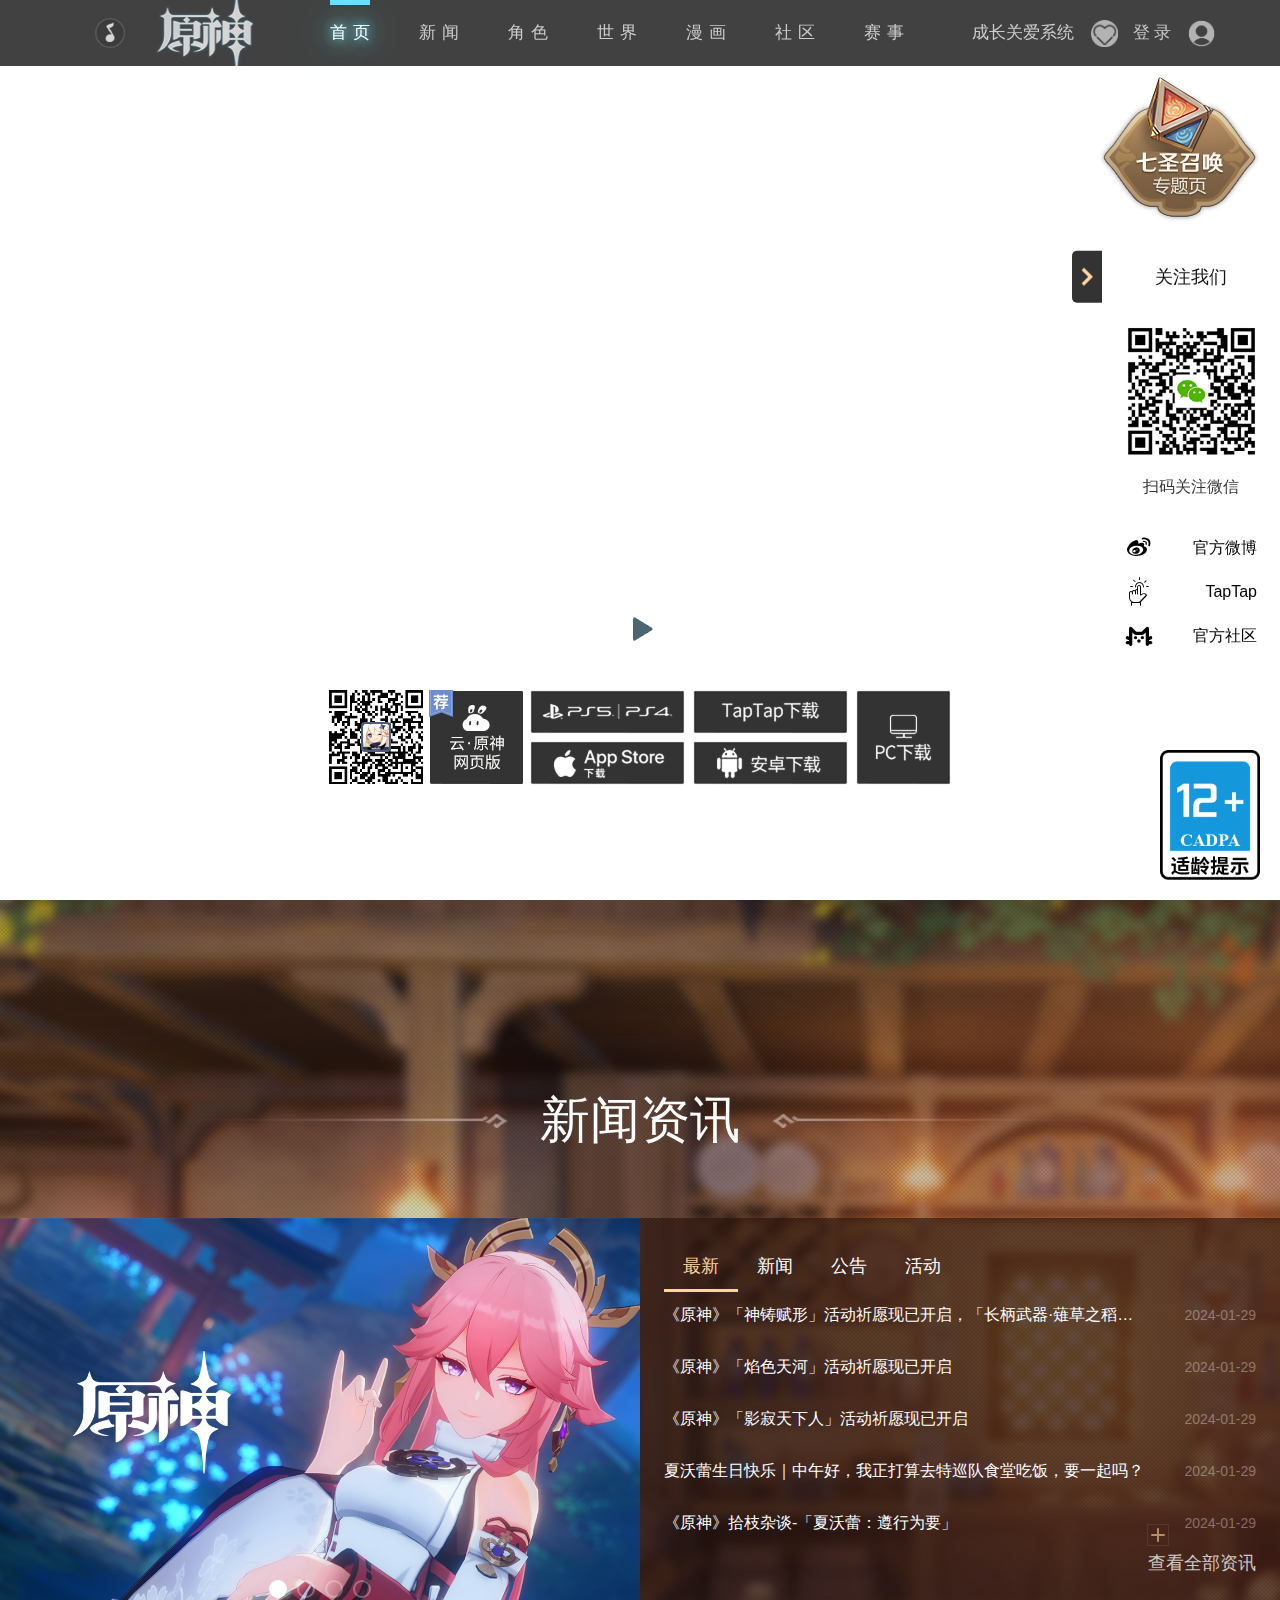
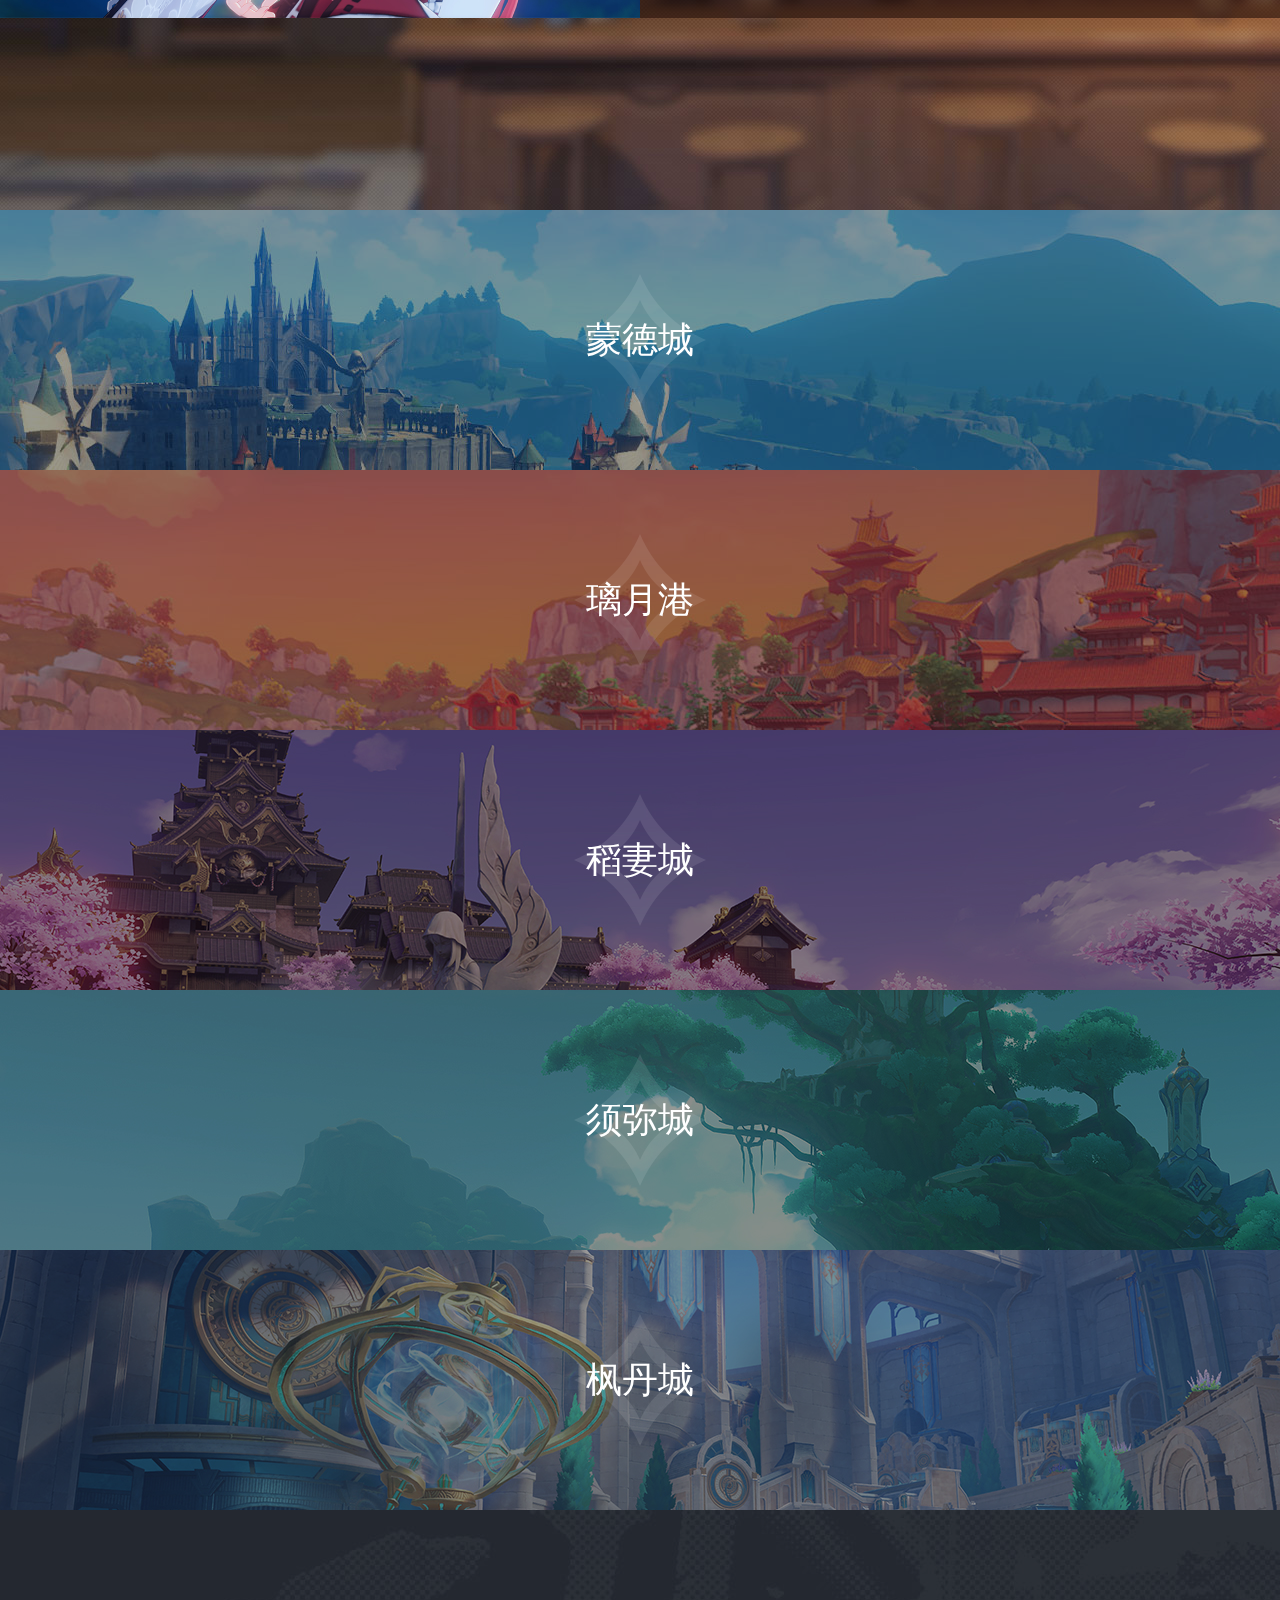
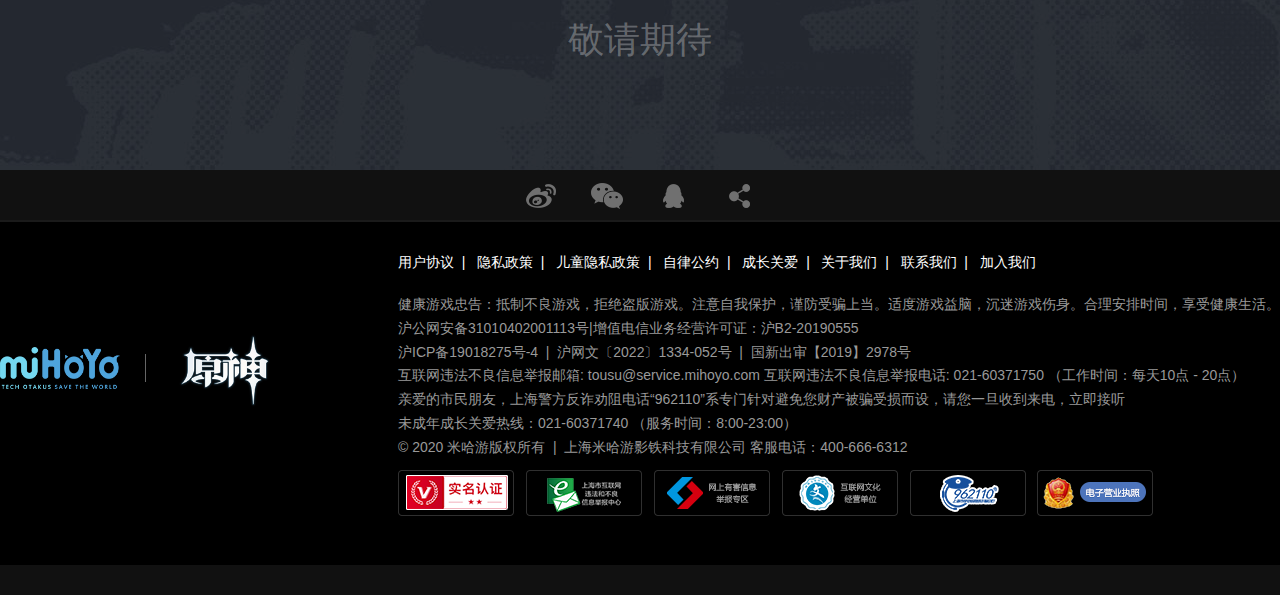
<file: index.html>
<!DOCTYPE html>
<html lang="en">

<head>
    <meta charset="UTF-8">
    <meta name="viewport" content="width=device-width, initial-scale=1.0">
    <title>高仿原神</title>
    <!-- 通用样式 -->
    <link rel="stylesheet" href="/css/base.css">
    <!-- 业务样式 -->
    <link rel="stylesheet" href="/css/style.css">
    <!-- 引入字体图片css -->
    <link rel="stylesheet" href="/font-icon/iconfont.css">
    <!-- 引入Bootstrap -->
    <!-- <link href="https://cdn.jsdelivr.net/npm/bootstrap@5.3.2/dist/css/bootstrap.min.css" rel="stylesheet" integrity="sha384-T3c6CoIi6uLrA9TneNEoa7RxnatzjcDSCmG1MXxSR1GAsXEV/Dwwykc2MPK8M2HN" crossorigin="anonymous"> -->
    <!-- 网站icon -->
    <link rel="shortcut icon" href="/img/favicon.ico" type="image/x-icon">
</head>

<body>
    <!-- <div>HTML的css布局一般都需要先根据效果,写出相应的html结构代码再写css</div> -->
    <!-- 顶部导航栏 -->
    <div class="header clear">
        <!-- 左部分 -->
        <div class="header-left fl">
            <!-- 音乐图标 -->
            <div class="music-icon" id="music-icon">
            </div>
            <!-- 原神logo -->
            <div class="logo">
                <img src="/img/logo.png" alt="">
            </div>
            <!-- 导航栏 -->
            <div class="nav">
                <ul class="clear">
                    <li><a href="#" class="active" id="active">首页</a></li>
                    <li><a href="#" id="active">新闻</a></li>
                    <li><a href="#" id="active">角色</a></li>
                    <li><a href="#" id="active">世界</a></li>
                    <li><a href="#" id="active">漫画</a></li>
                    <li><a href="#" id="active">社区</a></li>
                    <li><a href="#" id="active">赛事</a></li>
                </ul>
                <!-- 蓝线 -->
                <div class="line" id="line"></div>
            </div>
        </div>
        <!-- 右部分 -->
        <div class="header-right fr clear">
            <div class="item fl">
                成长关爱系统
                <img src="/img/heart.png" alt="">
            </div>
            <div class="item fl">
                登&nbsp;录
                <img src="/img/user.png" alt="">
            </div>
        </div>
    </div>

    <div class="main">
        <!-- 海报墙 -->
        <div class="poster">
            <!-- 海报墙背景视频 -->
            <div class="bg-video">
                <video src="https://ys.mihoyo.com/main/_nuxt/videos/bg.3e78e80.mp4" width="100%" height="100%" autoplay
                    loop muted></video>
            </div>
            <!-- 召唤层 -->
            <div class="qszh">
                <img src="/img/qszh.png" alt="">
            </div>
            <!-- 适龄提示层 -->
            <div class="tips">
                <img src="/img/badge.png" alt="" style="width: 100px; height: 130px;">
            </div>
            <!-- 应用描述 -->
            <div class="app-desc">
                <p class="footer-text1">应用名称:原神</p>
                <p class="footer-text2">开发者名称:上海米哈游天命科技有限公司</p>
                <p class="footer-text3">
                    <span>当前版本:1.0.0</span>
                    <span>更新时间:2023.12.20</span>
                </p>
                <p>
                    <a href="#">隐私协议</a>&nbsp;&nbsp;&nbsp;
                    <a href="#">产品功能及用户权限</a>
                </p>
            </div>
            <!-- 下载游戏层 -->
            <div class="download">
                <!-- 这是播放按钮的显示 -->
                <!-- start -->
                <div class="play-btn">
                    <div class="play-btn-box-img">
                        <div class="play-btn-img">
                        </div>
                    </div>
                </div>
                <!-- end -->
                <!-- 下载按钮 -->
                <!-- start -->
                <div class="down-types clear">
                    <!-- 二维码 -->
                    <div class="qrcode fl">
                        <img src="/img/d-qrcode.jpeg" alt="" />
                    </div>
                    <!-- APP下载 -->
                    <!-- 云原神 -->
                    <!-- start -->
                    <div class="cloud-ys fl">
                        <a href="#">
                            <img src="/img/d-web-cloud.png" alt="" class="cloud-ys-object" />
                            <img src="/img/d-web-cloud-model.png" alt="" class="cloud-ys-model" />
                        </a>
                    </div>
                    <!-- end -->
                    <!-- 这个是云原神右边第一个盒子 -->
                    <!-- start -->
                    <div class="app-download fl">
                        <!-- 这个是ps下载盒子 -->
                        <a href="#">
                            <img src="/img/d-ps.png" alt="ps-ys" class="img1" />
                            <img src="/img/d-ps-modal.png" alt="ps-ys-model" class="img2" />
                        </a>
                        <!-- 这个是iOS下载盒子 -->
                        <a href="#">
                            <img src="/img/d-ios.png" alt="ios-ys" class="img1" />
                            <img src="/img/d-ios-modal.png" alt="ios-ys-model" class="img2" />
                        </a>
                    </div>
                    <!-- end -->
                    <!-- 这个是云原神右边第一个盒子的右边的一个盒子 -->
                    <!-- start -->
                    <div class="app-download fl">
                        <!-- 这个是taptap下载盒子 -->
                        <a href="#">
                            <img src="/img/d-tap.png" alt="tap-ys" class="img1" />
                            <img src="/img/d-tap-modal.png" alt="tap-ys-model" class="img2" />
                        </a>
                        <!-- 这个是安卓下载盒子 -->
                        <a href="#">
                            <img src="/img/d-android.png" alt="andriod-ys" class="img1" />
                            <img src="/img/d-android-modal.png" alt="android-ys-model" class="img2" />
                        </a>
                    </div>
                    <!-- end -->
                    <!-- pc下载盒子 -->
                    <!-- start -->
                    <div class="pc-download fr">
                        <a href="#">
                            <img src="/img/d-pc.png" class="pc-ys" />
                            <img src="/img/d-pc-modal.png" class="pc-ys-model" />
                        </a>
                    </div>
                    <!-- end -->
                    <!-- end -->
                </div>
                <!-- end -->
                <!-- css3的下移 -->
                <!-- start -->
                <div class="down-type">
                    <img src="/img/arrow.png" alt="" class="down-type-1" />
                    <img src="/img/arrow.png" alt="" class="down-type-2" />
                    <img src="/img/arrow.png" alt="" class="down-type-3" />
                    <!-- <div class="down-type-1"></div>
                    <div class="down-type-2"></div>
                    <div class="down-type-3"></div> -->
                </div>
                <!-- end -->
            </div>
        </div>
        <!-- end -->

        <!-- 新闻页面 -->
        <!-- start -->
        <div class="news">
            <!-- 标题栏 -->
            <!-- start -->
            <h3>
                新闻资讯
            </h3>
            <!-- end -->

            <!-- 主功能区 -->
            <div class="news-main clean">
                <div class="news-swiper fl">
                    <!-- 轮播图 -->
                    <ul class="swiper-wrapper">
                        <li>
                            <a>
                                <img src="/img/banner1.jpg" alt="" />
                            </a>
                        </li>
                        <li>
                            <a>
                                <img src="/img/banner2.jpg" alt="" />
                            </a>
                        </li>
                        <li>
                            <a>
                                <img src="/img/banner3.jpg" alt="" />
                            </a>
                        </li>
                        <li>
                            <a>
                                <img src="/img/banner4.jpg" alt="" />
                            </a>
                        </li>
                    </ul>
                    <!-- 指示器 -->
                    <ol class="dot clean">
                        <li class="active"></li>
                        <li></li>
                        <li></li>
                        <li></li>
                    </ol>
                </div>

                <!-- 右边文字新闻 -->
                <div class="news-content fr">
                    <!-- 上部分新闻标签 -->
                    <div class="news-tab-list clean">
                        <span class="news-tab-item">最新</span>
                        <span>新闻</span>
                        <span>公告</span>
                        <span>活动</span>
                    </div>

                    <!-- 下部分新闻 -->
                    <div class="news-down-list">
                        <ul class="news-list">
                            <li>
                                <a href="#" class="news-item clean">
                                    <p class="news-title-ellipsis">《原神》「神铸赋形」活动祈愿现已开启，「长柄武器·薙草之稻光」「弓·飞雷之弦振」概率UP！</p>
                                    <span class="news-date">2024-01-29</span>
                                </a>
                            </li>
                            <li>
                                <a href="#" class="news-item clean">
                                    <p class="news-title-ellipsis">《原神》「焰色天河」活动祈愿现已开启</p>
                                    <span class="news-date">2024-01-29</span>
                                </a>
                            </li>
                            <li>
                                <a href="#" class="news-item clean">
                                    <p class="news-title-ellipsis">《原神》「影寂天下人」活动祈愿现已开启</p>
                                    <span class="news-date">2024-01-29</span>
                                </a>
                            </li>
                            <li>
                                <a href="#" class="news-item clean">
                                    <p class="news-title-ellipsis">夏沃蕾生日快乐｜中午好，我正打算去特巡队食堂吃饭，要一起吗？</p>
                                    <span class="news-date">2024-01-29</span>
                                </a>
                            </li>
                            <li>
                                <a href="#" class="news-item clean">
                                    <p class="news-title-ellipsis">《原神》拾枝杂谈-「夏沃蕾：遵行为要」</p>
                                    <span class="news-date">2024-01-29</span>
                                </a>
                            </li>
                        </ul>
                    </div>

                    <!-- 查看全部资讯 -->
                    <!-- start -->
                    <a href="#" class="viewAll">
                        <div class="plus-icon"></div>
                        查看全部资讯
                    </a>
                    <!-- end -->
                </div>
            </div>
        </div>
        <!-- end -->

        <!-- 原神城市介绍 -->
        <!-- start -->
        <div class="city">
            <ul class="city-list">
                <li class="city-list-item city-list-item1">
                    <div class="city-border"></div>
                    <div class="city-list-bg"></div>
                    <a href="#">
                        <p>蒙德城</p>
                        <img src="/img/title-decoration.png" alt="" />
                    </a>
                    <div class="city-list-char"><img src="/img/h1.png" alt="" /></div>
                    <div class="city-list-mask"></div>
                </li>
                <li class="city-list-item city-list-item2">
                    <div class="city-border"></div>
                    <div class="city-list-bg-1"></div>
                    <a href="#">
                        <p>璃月港</p>
                        <img src="/img/title-decoration.png" alt="" />
                    </a>
                    <div class="city-list-char"><img src="/img/h2.png" alt="" /></div>
                    <div class="city-list-mask"></div>
                </li>
                <li class="city-list-item city-list-item3">
                    <div class="city-border"></div>
                    <div class="city-list-bg-2"></div>
                    <a href="#">
                        <p>稻妻城</p>
                        <img src="/img/title-decoration.png" alt="" />
                    </a>
                    <div class="city-list-char"><img src="/img/h3.png" alt="" /></div>
                    <div class="city-list-mask"></div>
                </li>
                <li class="city-list-item city-list-item4">
                    <div class="city-border"></div>
                    <div class="city-list-bg-3"></div>
                    <a href="#">
                        <p>须弥城</p>
                        <img src="/img/title-decoration.png" alt="" />
                    </a>
                    <div class="city-list-char"><img src="/img/h4.png" alt="" /></div>
                    <div class="city-list-mask"></div>
                </li>
                <li class="city-list-item city-list-item5">
                    <div class="city-border"></div>
                    <div class="city-list-bg-4"></div>
                    <a href="#">
                        <p>枫丹城</p>
                        <img src="/img/title-decoration.png" alt="" />
                    </a>
                    <div class="city-list-char"><img src="/img/h5.png" alt="" /></div>
                    <div class="city-list-mask"></div>
                </li>
                <!-- <li class="city-list-item6"> -->
                <!-- <div class="city-border"></div> -->
                <!-- <div class="city-list-bg-wait"></div> -->
                <!-- <a href="#"> -->
                <!-- <p>敬请期待</p> -->
                <!-- <img src="/img/title-decoration.png" alt="" /> -->
                <!-- </a> -->
                <!-- <div class="city-list-char"></div> -->
                <!-- <div class="city-list-mask"></div> -->
                <!-- </li> -->
            </ul>
        </div>
        <!-- end -->
        <!-- 等待盒子 -->
        <div class="wait">
            <div class="mask">敬请期待</div>
        </div>
    </div>

    <!-- 底部脚 -->
    <!-- start -->
    <div class="footer">
        <!-- 社交条 -->
        <div class="footer-socialbar">
            <a href="#"><img src="/img/weibo-icon.png" alt="微博" /></a>
            <a href="#"><img src="/img/weixin-icon.png" alt="微信" /></a>
            <a href="#"><img src="/img/qq-icon.png" alt="QQ" /></a>
            <a href="#">
                <img src="/img/fenxiang-icon.png" alt="分享" />
                <div class="fenxiang">
                    <p>分享至</p>
                    <span class="icon icon-qqzeone"></span>
                    <span class="icon icon-qq"></span>
                    <span class="icon icon-weibo"></span>
                    <span class="icon icon-tieba"></span>
                </div>
            </a>
        </div>
        <!-- 底部内容层 -->
        <div class="footer-content">
            <div class="footer-warp clean">
                <div class="footer-content-left fl clean">
                    <img src="/img/corp-logo.png" class="copyimg fl" />
                    <div class="line fl"></div>
                    <img src="/img/game-logo.png" class="gamelogo fl" />
                </div>
                <div class="footer-content-right fr">
                    <!-- 上部分 -->
                    <div class="links">
                        <a href="#">用户协议</a>&nbsp;&nbsp;|&nbsp;&nbsp;
                        <a href="#">隐私政策</a>&nbsp;&nbsp;|&nbsp;&nbsp;
                        <a href="#">儿童隐私政策</a>&nbsp;&nbsp;|&nbsp;&nbsp;
                        <a href="#">自律公约</a>&nbsp;&nbsp;|&nbsp;&nbsp;
                        <a href="#">成长关爱</a>&nbsp;&nbsp;|&nbsp;&nbsp;
                        <a href="#">关于我们</a>&nbsp;&nbsp;|&nbsp;&nbsp;
                        <a href="#">联系我们</a>&nbsp;&nbsp;|&nbsp;&nbsp;
                        <a href="#">加入我们</a>
                    </div>
                    <!-- 中部分 -->
                    <div class="info">
                        <p>健康游戏忠告：抵制不良游戏，拒绝盗版游戏。注意自我保护，谨防受骗上当。适度游戏益脑，沉迷游戏伤身。合理安排时间，享受健康生活。</p>

                        <p><a href="#">沪公网安备31010402001113号</a>|增值电信业务经营许可证：沪B2-20190555</p>

                        <p><a
                                href="#">沪ICP备19018275号-4</a>&nbsp;&nbsp;|&nbsp;&nbsp;沪网文〔2022〕1334-052号&nbsp;&nbsp;|&nbsp;&nbsp;国新出审【2019】2978号
                        </p>

                        <p>互联网违法不良信息举报邮箱: tousu@service.mihoyo.com 互联网违法不良信息举报电话: 021-60371750 （工作时间：每天10点 - 20点）</p>

                        <p>亲爱的市民朋友，上海警方反诈劝阻电话“962110”系专门针对避免您财产被骗受损而设，请您一旦收到来电，立即接听</p>

                        <p>未成年成长关爱热线：021-60371740 （服务时间：8:00-23:00）</p>

                        <p>© 2020 米哈游版权所有&nbsp;&nbsp;|&nbsp;&nbsp;上海米哈游影铁科技有限公司 客服电话：400-666-6312</p>
                    </div>
                    <!-- 下部分 -->
                    <div class="icon">
                        <a href="#"><img src="/img/footer-icon1.png" /></a>
                        <a href="#"><img src="/img/footer-icon2.png" /></a>
                        <a href="#"><img src="/img/footer-icon3.png" /></a>
                        <a href="#"><img src="/img/footer-icon4.png" /></a>
                        <a href="#"><img src="/img/footer-icon5.png" /></a>
                        <a href="#"><img src="/img/footer-icon6.png" /></a>
                    </div>
                </div>
            </div>
        </div>
    </div>
    <!-- end -->

    <!-- 侧边栏 -->
    <!-- start -->
    <div class="sideBar">
        <!-- 箭头盒子 -->
        <div class="arrow-icon-box">
            <div class="arrow-icon">
            </div>
        </div>

        <div class="content">
            <!-- 上部分 -->
            <div class="content-top">
                <p class="about">关注我们</p>
                <img src="/img/sidebar-qrcode.png" alt="" />
                <p class="scan-code">扫码关注微信</p>
            </div>
            <!-- 下部分 -->
            <div class="content-bottom">
                <div class="item clean">
                    <span class="iconfont icon-weibo"></span>
                    <span class="text">官方微博</span>
                </div>
                <div class="item clean">
                    <span class="iconfont icon-Tap"></span>
                    <span class="text">TapTap</span>
                </div>
                <div class="item clean">
                    <span class="iconfont icon-cat_help"></span>
                    <span class="text">官方社区</span>
                </div>
            </div>
        </div>
    </div>
    <!-- end -->
</body>
<script src="/js/main.js"></script>
<script src="/js/jquery-3.7.1.min.js"></script>
<!-- <script src="https://cdn.jsdelivr.net/npm/bootstrap@5.3.2/dist/js/bootstrap.bundle.min.js" integrity="sha384-C6RzsynM9kWDrMNeT87bh95OGNyZPhcTNXj1NW7RuBCsyN/o0jlpcV8Qyq46cDfL" crossorigin="anonymous"></script> -->

</html>
</file>
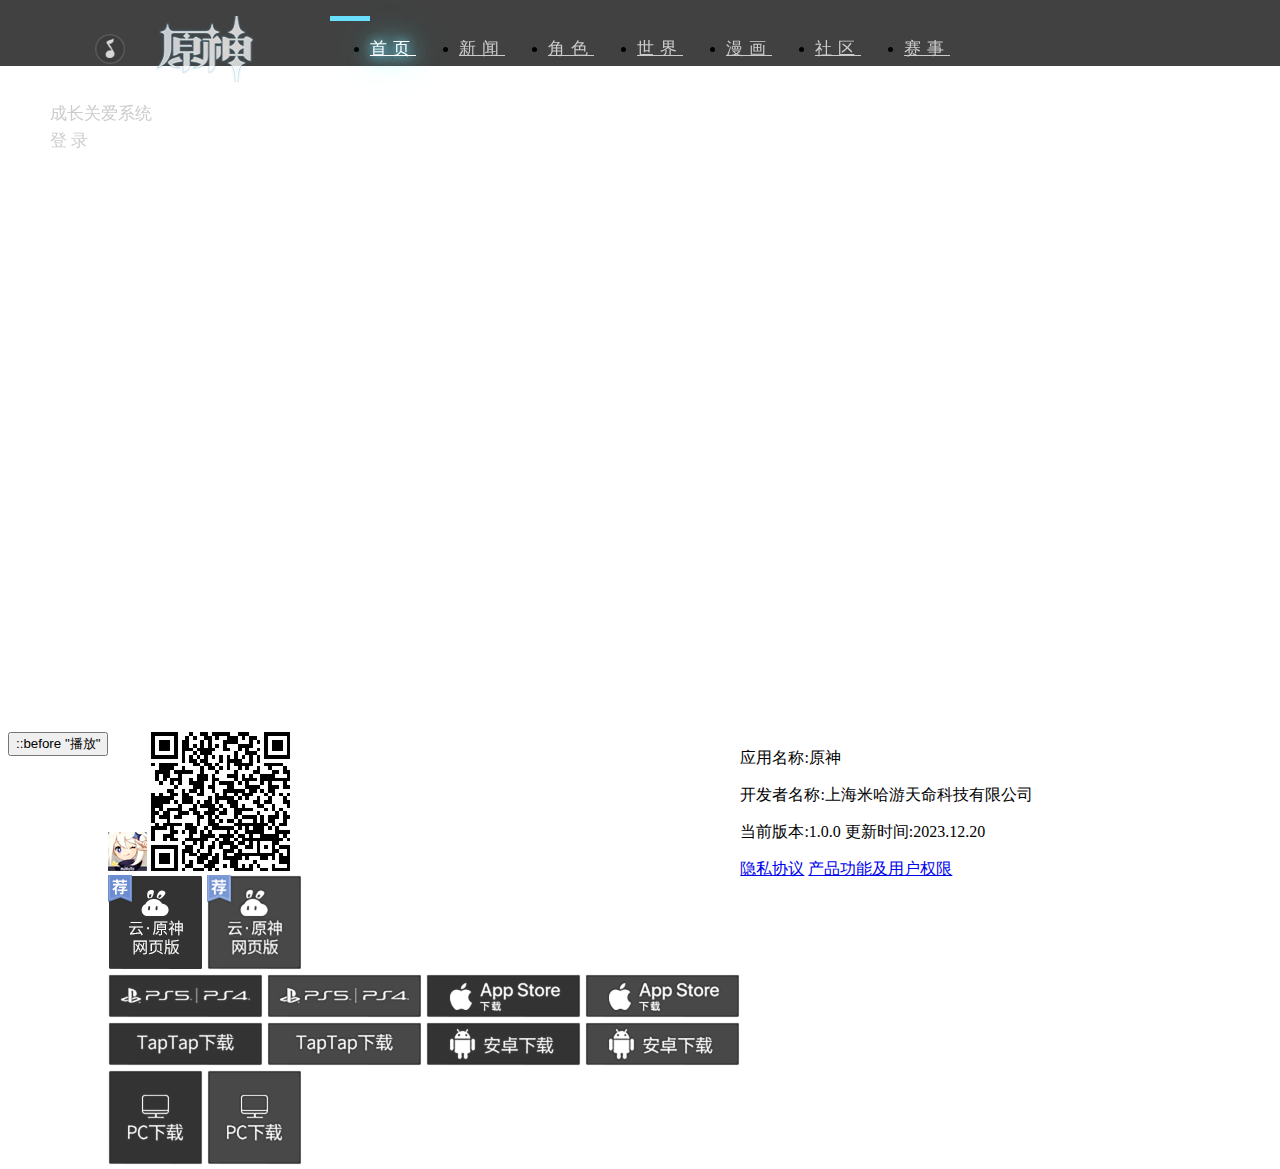
<file: test/index.html>
<!DOCTYPE html>
<html lang="en">

<head>
    <meta charset="UTF-8">
    <meta name="viewport" content="width=device-width, initial-scale=1.0">
    <title>高仿原神</title>
    <link rel="stylesheet" href="/css/style.css">
    <link rel="shortcut icon" href="/img/favicon.ico" type="image/x-icon">
</head>

<body>
    <!-- <div>HTML的css布局一般都需要先根据效果,写出相应的html结构代码再写css</div> -->
    <!-- 顶部导航栏 -->
    <div class="header clear">
        <!-- 左部分 -->
        <div class="header-left fl">
            <!-- 音乐图标 -->
            <div class="music-icon">
            </div>
            <!-- 原神logo -->
            <div class="logo">
                <img src="/img/logo.png" alt="">
            </div>
            <!-- 导航栏 -->
            <div class="nav">
                <ul class="clear">
                    <li><a href="#" class="active">首页</a></li>
                    <li><a href="#">新闻</a></li>
                    <li><a href="#">角色</a></li>
                    <li><a href="#">世界</a></li>
                    <li><a href="#">漫画</a></li>
                    <li><a href="#">社区</a></li>
                    <li><a href="#">赛事</a></li>
                </ul>
                <!-- 蓝线 -->
                <div class="line"></div>
            </div>
        </div>
        <!-- 右部分 -->
        <div class="header-right fr clear">
            <div class="item fl">
                成长关爱系统
                <img src="/img/heart.png" alt="">
            </div>
            <div class="item fl">
                登&nbsp;录
                <img src="/img/user.png" alt="">
            </div>
        </div>
    </div>
    <div class="main">
        <div class="warp" style="background-position-y:0px;">
            <!-- 这是poster显示 -->
            <div class="poster">
                <!-- 这是网站背景视频 -->
                <!-- start -->
                <div id="bgwrap">
                    <div class="bg"></div>
                    <video class="video" src="https://ys.mihoyo.com/main/_nuxt/videos/bg.3e78e80.mp4" autoplay="true"
                        loop="true" muted="true" style="opacity: 1; width: 1280px; height: 720px;"></video>
                </div>
                <!-- end -->
                <div class="sign" style="display: flex;">
                    <!-- 这是播放按钮的显示 -->
                    <!-- start -->
                    <div class="poster_video_entry">
                        <button class="poster_video">
                            ::before
                            "播放"
                        </button>
                    </div>
                    <!-- end -->
                    <!-- 这是下面盒子下载的图片显示 -->
                    <!-- start -->
                    <div class="mian-ys-download-pc">
                        <div class="main-ys-download-pc_box-download">
                            <!-- 下面这个是QR Code -->
                            <!-- start -->
                            <div class="main-ys-download-pc_qrcode">
                                <img src="/img/d-qrcode.jpeg" alt="" class="main-ys-download-pc_qrcode_icon">
                                <img src="/img/d-qrcode.png" alt="" class="main-ys-download-pc_qrcode_code">
                            </div>
                            <!-- end -->
                            <!-- 下面这个是云原神,网页版盒子的div -->
                            <!-- start -->
                            <a class="main-ys-download-pc-cloudys">
                                <img src="/img/d-web-cloud.png" alt="网页版云原神">
                                <img src="/img/d-web-cloud-model.png" alt="网页版云原神模型">
                            </a>
                            <!-- end -->
                            <!-- 下面是云原神旁边的那两个盒子 -->
                            <!-- start -->
                            <div class="main-ys-download-pc_group">
                                <a class="main-ys-download-pc_group-btn-sm">
                                    <img src="/img/d-ps.png" alt="原神PS4版">
                                    <img src="/img/d-ps-modal.png" alt="原神PS4版模型">
                                </a>
                                <a class="main-ys-download-pc-group-btn-sm">
                                    <img src="/img/d-ios.png" alt="原神ios版">
                                    <img src="/img/d-ios-modal.png" alt="原神ios版模型">
                                </a>
                            </div>
                            <!-- end -->
                            <!-- 那两个盒子隔壁的两个盒子 -->
                            <!-- start -->
                            <div class="main-ys-download-pc_group">
                                <a class="main-ys-download-pc-group-btn-sm">
                                    <img src="/img/d-tap.png" alt="原神taptap版">
                                    <img src="/img/d-tap-modal.png" alt="原神taptap版模型">
                                </a>
                                <a class="main-ys-download-pc-group-btn-sm">
                                    <img src="/img/d-android.png" alt="原神安卓版">
                                    <img src="/img/d-android-modal.png" alt="原神安卓版模型">
                                </a>
                            </div>
                            <!-- end -->
                            <!-- 那两个盒子隔壁的两个盒子的隔壁的大盒子 -->
                            <!-- start -->
                            <a class="main-ys-download-pc-group-btn-lg">
                                <img src="/img/d-pc.png" alt="原神pc版">
                                <img src="/img/d-pc-modal.png" alt="原神pc版模型">
                            </a>
                            <!-- end -->
                        </div>
                    </div>
                    <!-- end -->
                    <!-- 这是网站右下角的文字说明 -->
                    <!-- start -->
                    <div class="footer-texts">
                        <p class="footer-text1">应用名称:原神</p>
                        <p class="footer-text2">开发者名称:上海米哈游天命科技有限公司</p>
                        <p class="footer-text3">
                            <span>当前版本:1.0.0</span>
                            <span>更新时间:2023.12.20</span>
                        </p>
                        <p>
                            <a href="#">隐私协议</a>
                            <a href="#">产品功能及用户权限</a>
                        </p>
                    </div>
                    <!-- end -->
                </div>
            </div>
        </div>
    </div>

</body>
<script src="/js/main.js"></script>
<script src="/js/jquery-3.7.1.min.js"></script>

</html>
</file>
<file: css/base.css>
/* 初始化样式，通用样式 */
/* start */
/* 去掉页面所有标签的内填充外边距 */
* {
    /* 定义元素边框与元素内容之间的空间，即上下左右的内边距 */
    padding: 0;
    margin: 0;
    /* css3新增样式 */
    box-sizing: border-box;
}

/* 去掉列表符号 */
li {
    list-style: none;
}

/* 去掉img底部的缝隙 */
img {
    vertical-align: bottom;
}

/* 类是可以被定义的，比如，我们可以定义一个浮动类，这样，我们就可以在任意位置使用这个类了。 */
.fl {
    float: left;
}

.fr {
    float: right;
}

/* ::after (:after) CSS伪元素 ::after 用来创建一个伪元素，作为已选中元素的最后一个子元素。 
通常会配合 content 属性来为该元素添加装饰内容。 这个虚拟元素默认是行内元素 */
.clear::after {
    clear: both;
    display: block;
    content: "";
}

/* 设置整个页面整个字体相关样式 */
body {
    font-size: 14px;
    font-family: "Microsoft YaHei", "Arial", "Helvetica", "sans-serif";
    /* 设置行高为1.5倍 */
    line-height: 1.5;
    /* 设置页面最小宽度 */
    min-width: 1280px;
}

/* 超链接的美化 */
a {
    /* 去掉超链接下划线 */
    text-decoration: none;
    /* 设置a标签的字体颜色继承父类元素 */
    /* inherit就是继承父类 */
    color: inherit;
}

/* end */
</file>
<file: css/style.css>
/* 业务逻辑样式 */
/* 顶部导航栏 */
/* start */
.header {
    height: 66px;
    background: rgba(17, 17, 17, 0.8);
    padding-left: 50px;
    padding-right: 50px;
    /* 固定定位 */
    position: fixed;
    left: 0;
    top: 0;
    width: 100%;
    /* 设置最小宽度 */
    min-width: 1280px;
    /* 确保导航栏始终在最上层 */
    /* 这个是设置堆叠顺序,z-index:谁越大谁在上面 */
    z-index: 10;
}

.header .header-left {
    position: relative;
    height: 66px;
}

.header-left .music-icon {
    width: 30px;
    height: 30px;
    background: url(/img/music.png);
    /* background-size: 第一个是设置背景图片宽度 第二个是背景图片高度 */
    background-size: 100% 100%;
    cursor: pointer;
    margin-top: 18px;
    position: absolute;
    left: 45px;
    top: 0;
    z-index: 10;
}

.header-left .logo {
    height: 100%;
    position: absolute;
    top: 0;
    left: 0;
}

.header-left .logo img {
    width: 317px;
    height: 100%;
}

.header-left .nav {
    margin-left: 280px;
    position: relative;
    height: 66px;
}

.header-left .nav ul {
    height: 100%;
    /* 设置行高的值跟高度一样的时候,就可以实现单行文本垂直居中 */
    line-height: 66px;
}

.header-left .nav ul li {
    float: left;
    margin-right: 43px;
}

.header-left .nav ul li a {
    /* 这个display是用来把a标签转成块元素 */
    display: block;
    color: #cccccc;
    font-size: 17px;
    /* 设置每个字符之间的间隙 */
    letter-spacing: 6px;
}

.header-left .nav ul li a.active {
    text-shadow: 0 0 10px #69e0ff, 0 0 20px #69e0ff, 0 0 40px #69e0ff;
    color: white;
}

/* 鼠标移入后效果 */
.header-left .nav ul li a:hover {
    /* css3文本阴影 */
    /* text-shadow 第一个参数是x轴的偏移量 第二个参数是y轴的偏移量 第三个参数是模糊度 第四个参数是颜色 */
    text-shadow: 0 0 10px #69e0ff, 0 0 20px #69e0ff, 0 0 40px #69e0ff;
    color: white;
}

.header-left .nav .line {
    width: 40px;
    height: 5px;
    background: #69e0ff;
    position: absolute;
    left: 0;
    top: 0;
    transition: 0.8s;
}

.header .header-right {
    height: 27px;
    margin-top: 19.5px;
    color: #cccccc;
    font-size: 17px;
}

.header .header-right .item {
    margin-right: 15px;
    cursor: pointer;
}

.header .header-right .item img {
    width: 27px;
    height: 27px;
    /* 设置vertical-align: middle，
    会让该元素盒子的垂直中点与父元素(行盒子)的baseline值+x-height的一半（字母x高度的一半）位置对齐。 */
    vertical-align: middle;
    margin-left: 12px;
    /* opacity设置元素以及其内容的透明度, 取值0~1之间的数字,允许小数, 
    包括0和1 0代表完全透明度 1代表完全不透明度 */
    opacity: 0.6;
}

.header .header-right .item:hover {
    color: white;
}

.header .header-right .item:hover img {
    opacity: 1;
}

/* end */

/* 首页样式 */
/* start */
/* 海报墙样式 */
/* start */
.main .poster {
    width: 100%;
    height: 100vh;
}

.main .poster .bg-video video {
    /* 将对象撑满 */
    object-fit: cover;
    height: 100vh;
}

/* end */

/* 应用描述 */
/* start */
.main .poster .app-desc {
    /* 字体颜色 */
    color: white;
    font-size: 16px;
    line-height: 24px;
    bottom: 20px;
    position: absolute;
    left: 20px;
}

.main .poster .app-desc p a {
    /* 添加下划线 */
    text-decoration: underline;
}

/* end */

/* 下载游戏层 */
/* 视频播放 */
/* start */
.main .poster .download {
    position: absolute;
    width: 622px;
    height: 300px;
    left: 50%;
    bottom: 10px;
    margin-left: -311px;
    /* background-color: pink; */
}

.main .poster .download .play-btn {
    background: url('/img/play-bg.png');
    width: 356px;
    height: 76px;
    position: absolute;
    left: 50%;
    top: 0;
    margin-left: -178px;
}

.main .poster .download .play-btn .play-btn-box-img {
    width: 48px;
    height: 48px;
    border-radius: 50%;
    background: white;
    position: absolute;
    left: 50%;
    top: 14px;
    margin-left: -24px;
    cursor: pointer;
    /* 添加过渡动画,时间可以写成.x,因为等于0.x */
    transition: all 0.3s;
}

.main .poster .download .play-btn .play-btn-box-img:hover {
    background: transparent;
}

.main .poster .download .play-btn .play-btn-box-img .play-btn-img {
    background: url('/img/play-inner.png');
    width: 28px;
    height: 28px;
    position: absolute;
    left: 50%;
    top: 10.5px;
    margin-left: -14px;
}

.main .poster .download .play-btn .play-btn-box-img:hover .play-btn-img {
    /* 背景图片定位 */
    background-position: left bottom;
}

/* 二维码 */
/* start */
.main .poster .download .down-types {
    height: 125px;
    /* background: #69e0ff; */
    margin-top: 100px;
}

.main .poster .download .down-types .qrcode {
    width: 94px;
    height: 94px;
    background: url('/img/d-qrcode.png');
    background-size: 100% 100%;
    text-align: center;
}

.main .poster .download .down-types .qrcode img {
    width: 30px;
    height: 30px;
    border: 2px solid #475e7d;
    border-radius: 4px;
    /* 32怎嘛来的,就是大盒子占用94-小盒子里面那张图片30=64,就是空白的区域,对其除于2就可以 */
    margin-top: 32px;
}

/* end */

/* 下载方式 */
/* start */
/* 云原神 */
/* start */
.main .poster .download .down-types .cloud-ys {
    width: 95px;
    height: 95px;
    /* 左右边距 */
    margin-left: 6px;
    /* border: 2px solid black; */
    margin-right: 6px;
}

/* -- 鼠标移入后显示 */
.main .poster .download .down-types .cloud-ys a .cloud-ys-object {
    display: block;
}

.main .poster .download .down-types .cloud-ys a .cloud-ys-model {
    display: none;
}

.main .poster .download .down-types .cloud-ys a:hover .cloud-ys-object {
    display: none;
}

.main .poster .download .down-types .cloud-ys a:hover .cloud-ys-model {
    display: block;
}

/* end */

/* 这个是云原神右边4个盒子 */
/* start */
.main .poster .download .down-types .app-download {
    margin-right: 8px;
}

.main .poster .download .down-types .app-download a {
    width: 155px;
    height: 44px;
    display: block;
    margin-bottom: 7px;
}

.main .poster .download .down-types .app-download a img {
    width: 155px;
    height: 44px;
}

.main .poster .download .down-types .app-download a .img1 {
    display: block;
}

.main .poster .download .down-types .app-download a .img2 {
    display: none;
}

.main .poster .download .down-types .app-download a:hover .img1 {
    display: none;
}

.main .poster .download .down-types .app-download a:hover .img2 {
    display: block;
}

/* end */

/* 这个是pc版盒子 */
/* start */
.main .poster .download .down-types .pc-download {
    width: 95px;
    height: 95px;
    display: block;
}

.main .poster .download .down-types .pc-download a {
    width: 95px;
    height: 95px;
    display: blcok;
}

.main .poster .download .down-types .pc-download a img {
    width: 95px;
    height: 95px;
}

.main .poster .download .down-types .pc-download a .pc-ys {
    display: block;
}

.main .poster .download .down-types .pc-download a .pc-ys-model {
    display: none;
}

.main .poster .download .down-types .pc-download a:hover .pc-ys {
    display: none;
}

.main .poster .download .down-types .pc-download a:hover .pc-ys-model {
    display: block;
}

/* end */

/* 下移图标 */
/* start */
.main .poster .download .down-type {
    /* position: absolute;
    margin-bottom: 12px; */
    width: 26px;
    /* height: 45px; */
    /* left: 50%; */
    margin: 0px auto;
    /* background-color: #69e0ff; */
    /* background-repeat: no-repeat; */
    /* background-position: center 0; */
    /* background-color: transparent; */
    /* background-size: auto; */
    /* animation-name: arrow; */
    /* animation-direction 是动画持续时间 */
    /* animation-duration: 1.5s; */
    /* 动画函数 linear是线性动画,Chrome有对应的动画显示 */
    /* animation-timing-function: linear; */
    /* 让动画帧无限执行,不会结束,也就不会应用最后帧样式 */
    /* animation-iteration-count: infinite; */
}

.main .poster .download .down-type img {
    /* 去掉图片边框用 */
    display: block;
}

.main .poster .download .down-type .down-type-1 {
    /* animation-delay: 0s; */
    animation: arrow 1.5s infinite 0s;
    /* background-color: #69e0ff; */
}

.main .poster .download .down-type .down-type-2 {
    /* animation-delay: 0.5s; */
    animation: arrow 1.5s infinite 0.5s;
    /* background-color: #69e0ff; */
}

.main .poster .download .down-type .down-type-3 {
    animation: arrow 1.5s infinite 1s;
    /* animation-delay: 1s; */
}

@keyframes arrow {

    /* 这里写的是对时间产生比例进行效果输出 */
    0% {
        opacity: 1;
    }

    50% {
        opacity: 0;
    }

    100% {
        opacity: 1;
    }
}

/* end */

/* end */

/* 适龄提示层 */
/* start */
.main .poster .tips {
    position: absolute;
    bottom: 20px;
    right: 20px;
}

/* end */

/* 召唤层 */
/* start */
.main .poster .qszh {
    position: absolute;
    /* bottom: 20px; */
    right: 20px;
    top: 70px;
}

/* end */

/* 新闻页面 */
/* start */

/* 新闻标题栏 */
/* start */
.main .news {
    background: url('/img/news-bg.jpg');
    background-size: cover;
    width: 100%;
    height: 910px;
    display: flex;
    flex-direction: column;
    color: #fff;
}

.main .news h3 {
    position: relative;
    font-size: 50px;
    font-weight: 400;
    text-align: center;
    margin: 183px auto 60px;
    /* z-index: 10; */
}

.main .news h3::before {
    box-sizing: border-box;
    padding: 0;
    --webkit-tap-highlight-color: rgba(0, 0, 0, 0);
}

.main .news h3::before {
    left: 0;
    transform: translate(calc(-100% - 32px), -50%);
}

.main .news h3::before {
    content: '';
    position: absolute;
    width: 385px;
    top: 50%;
    height: 14px;
    background: url('/img/title-bar-left.png') no-repeat right center/cover;
}

.main .news h3::after {
    right: 0;
    /* 变形旋转 */
    transform: translate(calc(100% + 32px), -50%) rotateY(180deg);
}

.main .news h3::after {
    content: '';
    position: absolute;
    width: 385px;
    top: 50%;
    height: 14px;
    background: url('/img/title-bar-left.png') no-repeat left center/cover;
}

/* end */

/* 新闻主banner */
/* start */
.main .news .news-main {
    display: flex;
    justify-content: center;
    height: 400px;
    margin: 0 auto;
}

.main .news .news-main .news-swiper {
    position: relative;
    width: 640px;
    margin: 0;
    background: rgba(38, 18, 12, 0.62);
    overflow: hidden;
    padding: 0;
}

.main .news .news-main .news-swiper .swiper-wrapper {
    position: relative;
    width: 640px;
    height: 400px;
    z-index: 1;
    display: flex;
    box-sizing: content-box;
}

.main .news .news-main .news-swiper .swiper-wrapper img {
    width: 640px;
    height: 100%;
    object-fit: cover;
}

.main .news .news-main .news-swiper .dot {
    position: absolute;
    left: 50%;
    bottom: 20px;
    transform: translateX(-50%);
    z-index: 100;
}

.main .news .news-main .news-swiper .dot li {
    width: 18px;
    height: 18px;
    background: transparent;
    border-radius: 50%;
    float: left;
    border: 2px solid rgba(255, 255, 255, 0.3);
    cursor: pointer;
    margin-right: 10px;
}

.main .news .news-main .news-swiper .dot li:last-child {
    margin-right: 0;
}

.main .news .news-main .news-swiper .dot li.active {
    background: white;
}

/* end */

/* 新闻右边主内容 */
/* start */

/* 顶部新闻右边导航栏 */
/* :start */
.main .news .news-main .news-content {
    height: 400px;
    width: 640px;
    color: white;
    padding-left: 24px;
    padding-right: 24px;
    background: rgba(38, 18, 12, 0.62);
}

.main .news .news-main .news-content .news-tab-list {
    padding-top: 35px;
    border-bottom: 3px soild rgba(255, 255, 255, 0.1);
}

.main .news .news-main .news-content .news-tab-list span {
    font-size: 18px;
    width: 74px;
    height: 36px;
    float: left;
    text-align: center;
    cursor: pointer;
}

.main .news .news-main .news-content .news-tab-list span.news-tab-item {
    color: #ffd49f;
    position: relative;
}

.main .news .news-main .news-content .news-tab-list span.news-tab-item::after {
    content: "";
    width: 74px;
    height: 3px;
    background: #ffd49f;
    position: absolute;
    left: 0;
    bottom: -3px;
}

/* :end */

/* 下面新闻内容 */
/* start */
.main .news .news-main .news-content .news-down-list ul li {
    height: 52px;
    /* 行高与本身高度相同是让其居中 */
    line-height: 52px;
    font-size: 16px;
    border-bottom: 2px soild rgba(255, 255, 0, 0.08);
}

.main .news .news-main .news-content .news-down-list ul li:hover {
    background: rgba(255, 215, 159, 0.06);
}

.main .news .news-main .news-content .news-down-list ul li a p {
    float: left;
    width: 480px;
    /* css实现单行文本出现省略号,一共要三行源码 */
    /* 第一步 */
    /* 强制文字一行显示 */
    white-space: nowrap;
    /* 第二步 */
    /* 强制文字只显示一行 */
    overflow: hidden;
    /* 第三步 */
    /* 强制文字只显示一行，且末尾显示省略号 */
    text-overflow: ellipsis;
}

.main .news .news-main .news-content .news-down-list ul li a .news-date {
    float: right;
    color: rgba(255, 255, 255, 0.35);
    font-size: 14px;
}

/* end */

/* 查看全部资讯 */
/* start */
.main .news .news-main .news-content .viewAll {
    font-size: 18px;
    color: rgba(255, 255, 255, 0.75);
    text-align: right;
    width: 100%;
    display: block;
    margin-top: 10px;
}

.main .news .news-main .news-content .viewAll .plus-icon {
    width: 22px;
    height: 22px;
    background: url('/img/plus.png');
    /* 转成行内块元素 行内块元素可以设置宽度和高度一致 */
    display: inline-block;
    /* vertical-align用来指定行内元素或者表格单元格元素垂直对齐方式 */
    /* 使用环境在于使行内元素盒子模型与其行内元素容器垂直对齐 */
    vertical-align: -4px;
    margin-right: 15px;
}

.main .news .news-main .news-content .viewAll:hover {
    color: #cfab82;
}

.main .news .news-main .news-content .viewAll:hover .plus-icon {
    background: url('/img/plus2.png');
}

/* end */

/* end */

/* 原神城市介绍 */
/* start */
/* .main .city {} */

.main .city .city-list {
    /* height: 260px; */
    position: relative;
    /* 溢出隐藏 */
    overflow: hidden;
    /* 鼠标模拟 */
    cursor: pointer;
}

.main .city .city-list .city-list-item {
    width: 100%;
    height: 260px;
    position: relative;
    /* 溢出隐藏 */
    overflow: hidden;
}

.main .city .city-list .city-list-item .city-border {
    width: 100%;
    height: 260px;
    position: absolute;
    left: 0;
    top: 0;
    border: 5px solid white;
    /* 设置透明度为0 */
    opacity: 0;
    /* 设置堆叠顺序 */
    z-index: 1;
    /* 设置过渡属性 */
    transition: all .3s;
}

/* 背景添加区域 */
/* :start */
/* 蒙德 */
.main .city .city-list .city-list-item .city-list-bg {
    width: 100%;
    height: 260px;
    background: url('/img/city1.jpg') no-repeat center center/cover;
    transition: all .3s;
}

/* 璃月 */
.main .city .city-list .city-list-item2 .city-list-bg-1 {
    width: 100%;
    height: 260px;
    background: url('/img/city2.jpg') no-repeat center center/cover;
    transition: all .3s;
}

/* 稻妻 */
.main .city .city-list .city-list-item3 .city-list-bg-2 {
    width: 100%;
    height: 260px;
    background: url('/img/city3.jpg') no-repeat center center/cover;
    transition: all .3s;
}

/* 须弥 */
.main .city .city-list .city-list-item4 .city-list-bg-3 {
    width: 100%;
    height: 260px;
    background: url('/img/city4.jpg') no-repeat center center/cover;
    transition: all .3s;
}

/* 枫丹 */
.main .city .city-list .city-list-item5 .city-list-bg-4 {
    width: 100%;
    height: 260px;
    background: url('/img/city5.jpg') no-repeat center center/cover;
    transition: all .3s;
}

/* 敬请期待 */
/* .main .city .city-list .city-list-item6 .city-list-bg-5 {
    width: 100%;
    height: 260px;
    background: url('/img/wait.jpg') no-repeat center center/cover;
    transition: all .3s;
} */

/* :end */

.main .city .city-list .city-list-item .city-list-char img {
    width: 960px;
    height: 260px;
    position: absolute;
    left: 50%;
    top: 0;
    opacity: 0;
}

.main .city .city-list .city-list-item a {
    position: absolute;
    left: 0;
    top: 0;
    width: 100%;
    height: 260px;
    background: url('/img/title-square.png') no-repeat center center;
    text-align: center;
    color: white;
    line-height: 260px;
    font-size: 36px;
    /* 设置堆叠顺序 */
    z-index: 10;
}

.main .city .city-list .city-list-item a img {
    width: 210px;
    height: 10px;
    position: absolute;
    left: 50%;
    top: 50%;
    transform: translate(-50%, 30px);
    /* 设置透明度为0 */
    opacity: 0;
    /* 设置过渡属性 */
    transition: all .3s;
    z-index: 10;
}

.main .city .city-list .city-list-item .city-list-mask {
    width: 100%;
    height: 260px;
    background: rgba(0, 0, 0, 0.4);
    position: absolute;
    left: 0;
    top: 0;
    /* 设置过渡属性 */
    transition: all .3s;
}

.main .city .city-list .city-list-item:hover .city-list-char img {
    /* 设置透明度为1 */
    opacity: 1;
}

.main .city .city-list .city-list-item:hover a::after {
    /* 设置透明度为1 */
    opacity: 1;
}

.main .city .city-list .city-list-item:hover .city-border {
    opacity: 1;
}

.main .city .city-list .city-list-item:hover .city-list-mask {
    background: rgba(0, 0, 0, 0.2);
}

/* 鼠标移入的时候对背景图片进行缩放显示 */
/* start */
/* 蒙德 */
.main .city .city-list .city-list-item:hover .city-list-bg {
    /* 变形-缩放 */
    transform: scale(1.05);
}

/* 璃月 */
.main .city .city-list .city-list-item2:hover .city-list-bg-1 {
    /* 变形-缩放 */
    transform: scale(1.05);
}

/* 稻妻 */
.main .city .city-list .city-list-item3:hover .city-list-bg-2 {
    /* 变形-缩放 */
    transform: scale(1.05);
}

/* 须弥 */
.main .city .city-list .city-list-item4:hover .city-list-bg-3 {
    /* 变形-缩放 */
    transform: scale(1.05);
}

/* 枫丹 */
.main .city .city-list .city-list-item5:hover .city-list-bg-4 {
    /* 变形-缩放 */
    transform: scale(1.05);
}

/* 敬请期待 */
/* .main .city .city-list .city-list-item6:hover .city-list-bg-5 { */
/* 变形-缩放 */
/* transform: scale(1.05); */
/* } */

/* .main .city .city-list .city-list-item6:hover{
    cursor: default;
} */

/* end */

.main .city .city-list .city-list-item:hover a img {
    /* 设置透明度为0 */
    opacity: 1;
}

/* end */

/* end */

/* 等待盒子 */
/* start */
.main .wait {
    background: url('/img/wait.jpg');
    width: 100%;
    height: 260px;
    text-align: center;
    line-height: 260px;
    font-size: 36px;
    color: rgba(255, 255, 255, 0.3);
    position: relative;
}

.main .wait .mask {
    width: 100%;
    height: 260px;
    background: rgba(0, 0, 0, 0.3);
    position: absolute;
    left: 0;
    top: 0;
}

/* end */

/* 底部导航栏 */
/* :start */
.footer {
    background: #111111;
    padding-bottom: 30px;
}

.footer .footer-socialbar {
    height: 52px;
    color: #000;
    background: #111;
    text-align: center;
    font-size: 0;
    border-bottom: 2px solid #1a1a1a;
}

.footer .footer-socialbar a {
    width: 32px;
    height: 32px;
    display: inline-block;
    margin-top: 10px;
    margin-right: 34px;
    font-size: 14px;
    position: relative;
}

/* :last-child:是css结构中的伪类选择器,用于选中最后一个元素 */
.footer .footer-socialbar a:last-child {
    margin-right: 0;
}

.footer .footer-socialbar a img {
    width: 32px;
    height: 32px;
    /* 设置透明度 */
    opacity: 0.4;
}

.footer .footer-socialbar a:hover img {
    opacity: 1;
}

.footer .footer-socialbar a .fenxiang {
    width: 304px;
    height: 120px;
    background: #3d3d3d;
    border-radius: 6px;
    /* 绝对定位 */
    position: absolute;
    right: -7px;
    top: 55px;
    /* 隐藏元素 */
    display: none;
}

.footer .footer-socialbar a:hover .fenxiang {
    /* 隐藏元素 */
    display: block;
}

.footer .footer-socialbar a .fenxiang::before {
    content: "";
    width: 100%;
    height: 22px;
    background: transparent;
    position: absolute;
    left: 0;
    top: -22px;
}

/* 实现三角形 */
.footer .footer-socialbar a .fenxiang::after {
    content: "";
    /* 子元素绝对定位 */
    position: absolute;
    right: 13px;
    top: -27px;
    width: 0px;
    height: 0px;
    border-top: 14px solid transparent;
    border-right: 14px solid transparent;
    border-bottom: 14px solid #3d3d3d;
    border-left: 14px solid transparent;
}

.footer .footer-socialbar a .fenxiang p {
    color: #cccccc;
    font-size: 18px;
    height: 46px;
    line-height: 46px;
}

.footer .footer-socialbar a .fenxiang .icon {
    width: 44px;
    height: 44px;
    background: pink;
    margin-right: 20px;
    /* 转成行内块元素 一行可以显示多个并且可以设置宽度高度 */
    display: inline-block;
    /* 设置背景图片 */
    background: url('/img/icons.png') no-repeat;
    /* 设置透明度 */
    opacity: 0.9;
}

.footer .footer-socialbar a .fenxiang .icon:hover {
    /* 设置透明度 */
    opacity: 1;
}

.footer .footer-socialbar a .fenxiang .icon-qqzeone {
    /* 设置背景图片定位 */
    background-position: -74px -74px;
}

.footer .footer-socialbar a .fenxiang .icon-qq {
    /* 设置背景图片定位 */
    background-position: -74px -10px;
}

.footer .footer-socialbar a .fenxiang .icon-weibo {
    background-position: -138px -138px;
}

.footer .footer-socialbar a .fenxiang .icon-tieba {
    background-position: -10px -138px;
}

.footer .footer-content {
    padding: 30px 0;
    background: #000;
    color: #999;
    font-size: 14px;
    height: 343px;
}

.footer .footer-content .footer-warp {
    width: 1280px;
    margin: 0 auto;
}

.footer .footer-content .footer-warp .footer-content-left {
    margin-top: 76px;
}

.footer .footer-content .footer-warp .footer-content-left .copyimg {
    width: 120px;
    margin-top: 19px;
}

.footer .footer-content .footer-warp .footer-content-left .line {
    width: 1px;
    height: 28px;
    background: #666;
    margin-left: 25px;
    margin-right: 25px;
    margin-top: 26px;
}

/* 这个是图片区域 */
.footer .footer-content .footer-warp .footer-content-left .gamelogo {
    width: 110px;
}

/* 右边上部分的超链接 没问题 */
.footer .footer-content .footer-warp .footer-content-right .links {
    color: white;
    margin-bottom: 20px;
}

/* 这个是有右边的信息  没问题 */
.footer .footer-content .footer-warp .footer-content-right .info {
    line-height: 1.7;
    margin-bottom: 10px;
}

/* 这个是变白的超链接 没问题 */
.footer .footer-content .footer-warp .footer-content-right .info a:hover {
    color: white;
}

.footer .footer-content .footer-warp .footer-content-right .icon a {
    margin-right: 8px;
}

/* :end */

/* 侧边栏 */
/* :start */
/* 主盒子 */
.sideBar {
    width: 178px;
    background: rgba(255, 255, 255, 0.9);
    height: 408.5px;
    padding: 0 2px 10px;
    position: fixed;
    right: 0;
    top: 50%;
    /* transform: translate(x轴,y轴); */
    transform: translate(0,-50%);
    /* 堆叠顺序 */
    z-index: 1000;
    /* 添加过渡效果 */
    transition: all .5s;
    /* opacity: 0; */
}

/* js变化样式 */
.sideBar.folding{
    transform: translate(100%,-50%);
}

/* 箭头图标 */
.sideBar .arrow-icon-box {
    width: 30px;
    height: 52px;
    background: #333;
    position: absolute;
    left: -30px;
    top: 5px;
    /* border-radius: 左上 右上 右下 左下; */
    border-radius: 5px 0px 0px 5px;
    cursor: pointer;
}

.sideBar .arrow-icon-box .arrow-icon {
    background: url('/img/arrow2.png');
    width: 12px;
    height: 18px;
    margin-left: auto;
    margin-right: auto;
    margin-top: 17px;
    /* 添加过渡效果 */
    transition: all .8s;
}

.sideBar.folding .arrow-icon-box .arrow-icon {
    /* 变形旋转 */
    transform: rotate(-180deg);
}

.sideBar .content .content-top {
    text-align: center;
}

.sideBar .content .content-top .about {
    width: 100%;
        padding-top: 18px;
        padding-bottom: 27px;
        font-size: 18px;
        color: #121212;
}

.sideBar .content .content-top img {
    width: 147px;
    height: 147px;
}

.sideBar .content .content-top .scan-code {
    font-size: 16px;
    opacity: .8;
    padding-top: 10px;
    padding-bottom: 27px;
}

.sideBar .content .content-bottom .item {
    height: 44px;
    line-height: 44px;
    cursor: pointer;
    padding-left: 21px;
    padding-right: 21px;
}

.sideBar .content .content-bottom .item:hover {
    background: #333333;
    color: #ffd49f;
}

.sideBar .content .content-bottom .item .iconfont {
    float: left;
    font-size: 28px;
}

.sideBar .content .content-bottom .item .text {
    float: right;
    font-size: 16px;
}

/* :end */
</file>
<file: font-icon/iconfont.css>
@font-face {
  font-family: "iconfont"; /* Project id  */
  src: url('iconfont.ttf?t=1705025175350') format('truetype');
}

.iconfont {
  font-family: "iconfont" !important;
  font-size: 16px;
  font-style: normal;
  -webkit-font-smoothing: antialiased;
  -moz-osx-font-smoothing: grayscale;
}

.icon-weibo:before {
  content: "\e619";
}

.icon-Tap:before {
  content: "\e9ce";
}

.icon-cat_help:before {
  content: "\e608";
}
</file>
